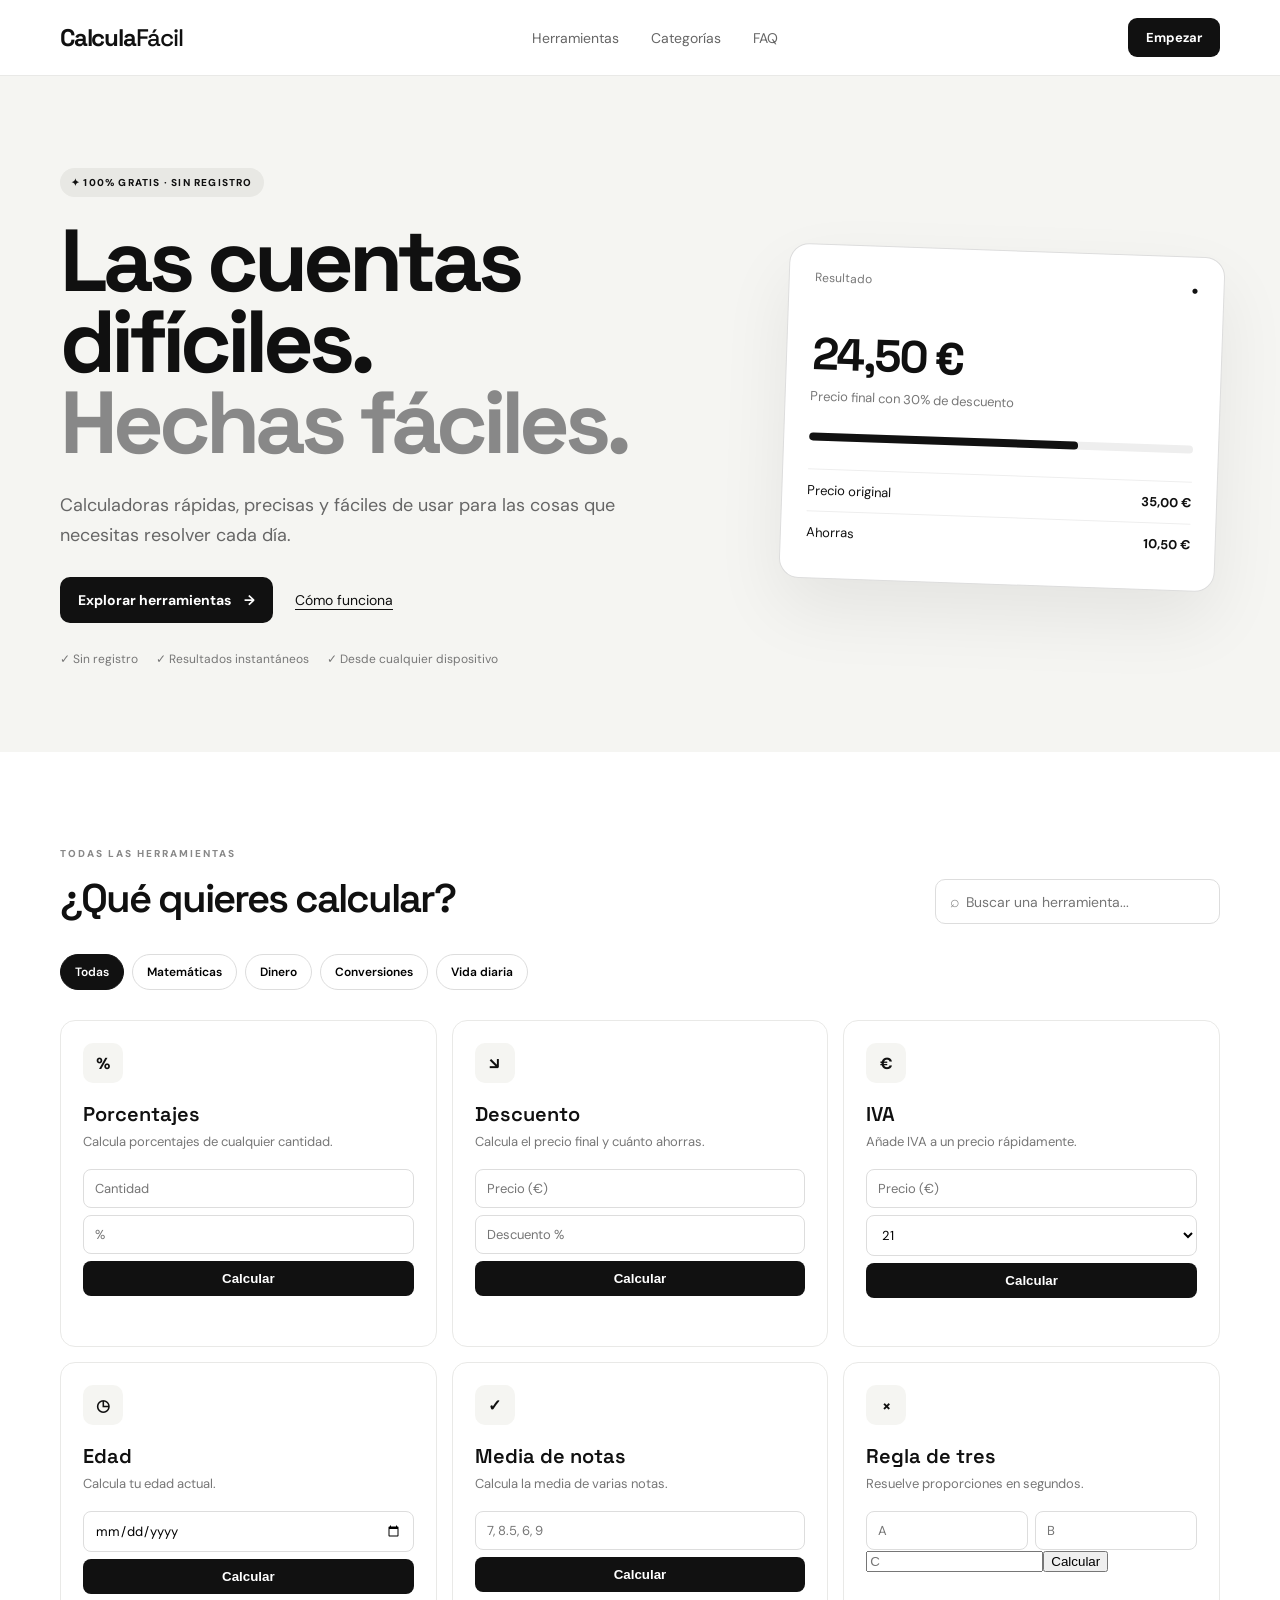
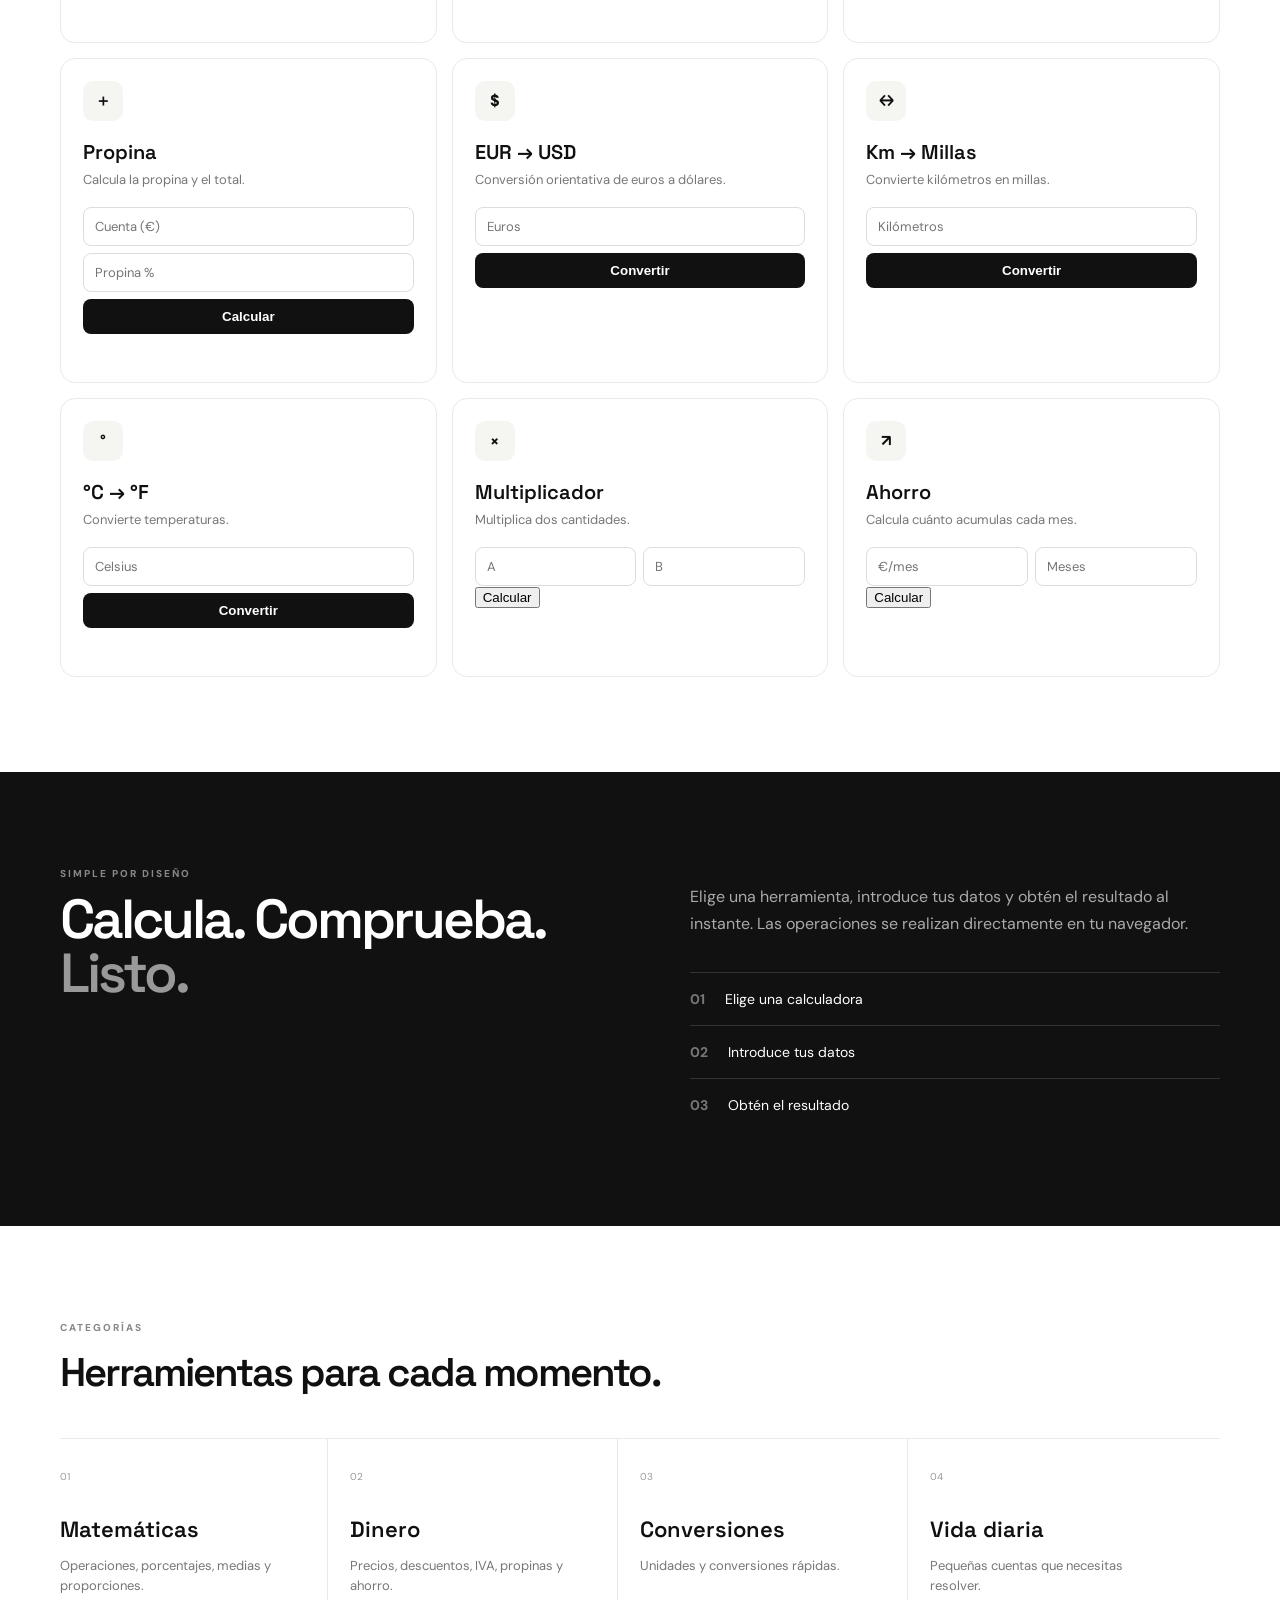
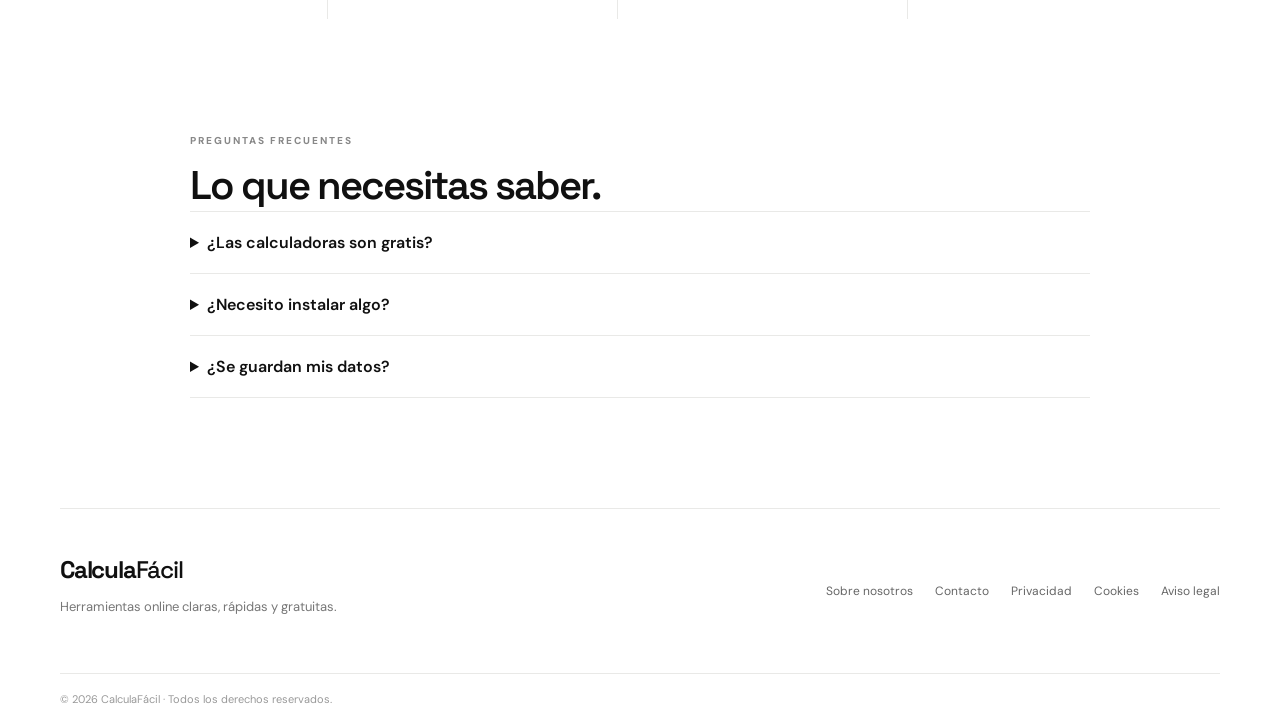
<file: index.html>
<!doctype html>
<html lang="es">
<head>
 <script async src="https://pagead2.googlesyndication.com/pagead/js/adsbygoogle.js?client=ca-pub-1825102338149300"
     crossorigin="anonymous"></script>
<meta charset="utf-8">
<meta name="viewport" content="width=device-width,initial-scale=1">
<title>CalculaFácil — Calculadoras online gratis</title>
<meta name="description" content="Calcula porcentajes, descuentos, IVA, edad, notas, propinas, conversiones y mucho más con herramientas online rápidas y gratuitas.">
<meta name="robots" content="index,follow">
<link rel="canonical" href="/">
<link rel="stylesheet" href="styles.css">
</head>
<body>
<header class="header"><div class="wrap nav">
<a class="brand" href="#top">Calcula<span>Fácil</span></a>
<nav><a href="#herramientas">Herramientas</a><a href="#categorias">Categorías</a><a href="#faq">FAQ</a></nav>
<a class="navbtn" href="#herramientas">Empezar</a>
</div></header>

<main id="top">
<section class="hero"><div class="wrap hero-grid">
<div><div class="pill">✦ 100% GRATIS · SIN REGISTRO</div>
<h1>Las cuentas difíciles.<br><em>Hechas fáciles.</em></h1>
<p>Calculadoras rápidas, precisas y fáciles de usar para las cosas que necesitas resolver cada día.</p>
<div class="hero-actions"><a class="primary" href="#herramientas">Explorar herramientas <span>→</span></a><a class="textbtn" href="#como">Cómo funciona</a></div>
<div class="trust"><span>✓ Sin registro</span><span>✓ Resultados instantáneos</span><span>✓ Desde cualquier dispositivo</span></div>
</div>
<div class="hero-card"><div class="mini-top"><span>Resultado</span><span class="dot">●</span></div><div class="big-result">24,50 €</div><div class="muted">Precio final con 30% de descuento</div><div class="bar"><i></i></div><div class="mini-row"><span>Precio original</span><b>35,00 €</b></div><div class="mini-row"><span>Ahorras</span><b>10,50 €</b></div></div>
</div></section>

<section id="herramientas" class="wrap section">
<div class="section-title"><div><div class="eyebrow">TODAS LAS HERRAMIENTAS</div><h2>¿Qué quieres calcular?</h2></div><div class="searchbox">⌕ <input id="search" placeholder="Buscar una herramienta..."></div></div>
<div class="chips" id="chips"><button class="active" data-cat="all">Todas</button><button data-cat="mates">Matemáticas</button><button data-cat="dinero">Dinero</button><button data-cat="conversion">Conversiones</button><button data-cat="vida">Vida diaria</button></div>
<div class="tools" id="tools">
<article class="tool featured" data-cat="mates dinero" data-search="porcentaje porcentaje"><div class="tool-icon">%</div><div><h3>Porcentajes</h3><p>Calcula porcentajes de cualquier cantidad.</p></div><div class="fields"><input id="p1" type="number" placeholder="Cantidad"><input id="p2" type="number" placeholder="%"><button onclick="percentage()">Calcular</button><output id="pout"></output></div></article>
<article class="tool" data-cat="dinero" data-search="descuento precio descuento"><div class="tool-icon">↘</div><h3>Descuento</h3><p>Calcula el precio final y cuánto ahorras.</p><div class="fields"><input id="d1" type="number" placeholder="Precio (€)"><input id="d2" type="number" placeholder="Descuento %"><button onclick="discount()">Calcular</button><output id="dout"></output></div></article>
<article class="tool" data-cat="dinero" data-search="iva impuestos iva"><div class="tool-icon">€</div><h3>IVA</h3><p>Añade IVA a un precio rápidamente.</p><div class="fields"><input id="i1" type="number" placeholder="Precio (€)"><select id="ir"><option>21</option><option>10</option><option>4</option></select><button onclick="iva()">Calcular</button><output id="iout"></output></div></article>
<article class="tool" data-cat="vida" data-search="edad cumpleaños edad"><div class="tool-icon">◷</div><h3>Edad</h3><p>Calcula tu edad actual.</p><div class="fields"><input id="birth" type="date"><button onclick="age()">Calcular</button><output id="aout"></output></div></article>
<article class="tool" data-cat="mates" data-search="media notas promedio notas"><div class="tool-icon">✓</div><h3>Media de notas</h3><p>Calcula la media de varias notas.</p><div class="fields"><input id="grades" placeholder="7, 8.5, 6, 9"><button onclick="grades()">Calcular</button><output id="gout"></output></div></article>
<article class="tool" data-cat="mates" data-search="regla tres proporciones"><div class="tool-icon">×</div><h3>Regla de tres</h3><p>Resuelve proporciones en segundos.</p><div class="fields split"><input id="ra" type="number" placeholder="A"><input id="rb" type="number" placeholder="B"></div><input id="rc" type="number" placeholder="C"><button onclick="rule()">Calcular</button><output id="rout"></output></article>
<article class="tool" data-cat="dinero" data-search="propina restaurante propina"><div class="tool-icon">＋</div><h3>Propina</h3><p>Calcula la propina y el total.</p><div class="fields"><input id="t1" type="number" placeholder="Cuenta (€)"><input id="t2" type="number" placeholder="Propina %"><button onclick="tip()">Calcular</button><output id="tout"></output></div></article>
<article class="tool" data-cat="conversion" data-search="euros dolares euro dolar"><div class="tool-icon">$</div><h3>EUR → USD</h3><p>Conversión orientativa de euros a dólares.</p><div class="fields"><input id="euro" type="number" placeholder="Euros"><button onclick="eurusd()">Convertir</button><output id="eout"></output></div></article>
<article class="tool" data-cat="conversion" data-search="kilometros millas distancia"><div class="tool-icon">↔</div><h3>Km → Millas</h3><p>Convierte kilómetros en millas.</p><div class="fields"><input id="km" type="number" placeholder="Kilómetros"><button onclick="kmmi()">Convertir</button><output id="kout"></output></div></article>
<article class="tool" data-cat="conversion" data-search="celsius fahrenheit temperatura"><div class="tool-icon">°</div><h3>°C → °F</h3><p>Convierte temperaturas.</p><div class="fields"><input id="cel" type="number" placeholder="Celsius"><button onclick="temp()">Convertir</button><output id="tempout"></output></div></article>
<article class="tool" data-cat="mates" data-search="multiplicacion multiplicar"><div class="tool-icon">×</div><h3>Multiplicador</h3><p>Multiplica dos cantidades.</p><div class="fields split"><input id="m1" type="number" placeholder="A"><input id="m2" type="number" placeholder="B"></div><button onclick="mult()">Calcular</button><output id="mout"></output></article>
<article class="tool" data-cat="dinero" data-search="ahorro ahorro porcentaje"><div class="tool-icon">↗</div><h3>Ahorro</h3><p>Calcula cuánto acumulas cada mes.</p><div class="fields split"><input id="s1" type="number" placeholder="€/mes"><input id="s2" type="number" placeholder="Meses"></div><button onclick="save()">Calcular</button><output id="sout"></output></article>
</div>
<div class="empty" id="empty">No encontramos ninguna herramienta con esa búsqueda.</div>
</section>

<section id="como" class="dark-section"><div class="wrap two"><div><div class="eyebrow light">SIMPLE POR DISEÑO</div><h2>Calcula. Comprueba.<br><span>Listo.</span></h2></div><div><p>Elige una herramienta, introduce tus datos y obtén el resultado al instante. Las operaciones se realizan directamente en tu navegador.</p><div class="steps"><div><b>01</b><span>Elige una calculadora</span></div><div><b>02</b><span>Introduce tus datos</span></div><div><b>03</b><span>Obtén el resultado</span></div></div></div></div></section>

<section id="categorias" class="wrap section cats"><div class="eyebrow">CATEGORÍAS</div><h2>Herramientas para cada momento.</h2><div class="cat-grid"><div><span>01</span><h3>Matemáticas</h3><p>Operaciones, porcentajes, medias y proporciones.</p></div><div><span>02</span><h3>Dinero</h3><p>Precios, descuentos, IVA, propinas y ahorro.</p></div><div><span>03</span><h3>Conversiones</h3><p>Unidades y conversiones rápidas.</p></div><div><span>04</span><h3>Vida diaria</h3><p>Pequeñas cuentas que necesitas resolver.</p></div></div></section>

<section id="faq" class="wrap faq"><div class="eyebrow">PREGUNTAS FRECUENTES</div><h2>Lo que necesitas saber.</h2><details><summary>¿Las calculadoras son gratis?</summary><p>Sí. Todas las herramientas disponibles en CalculaFácil están pensadas para utilizarse sin registro.</p></details><details><summary>¿Necesito instalar algo?</summary><p>No. Puedes utilizar la web desde un navegador en móvil, tablet u ordenador.</p></details><details><summary>¿Se guardan mis datos?</summary><p>Las calculadoras de esta versión realizan las operaciones en el navegador y no necesitan una cuenta.</p></details></section>
</main>

<footer><div class="wrap foot"><div><a class="brand" href="#top">Calcula<span>Fácil</span></a><p>Herramientas online claras, rápidas y gratuitas.</p></div><div class="flinks"><a href="sobre.html">Sobre nosotros</a><a href="contacto.html">Contacto</a><a href="privacidad.html">Privacidad</a><a href="cookies.html">Cookies</a><a href="aviso-legal.html">Aviso legal</a></div></div><div class="wrap copyright">© 2026 CalculaFácil · Todos los derechos reservados.</div></footer>
<script src="script.js"></script>
</body></html>
</file>
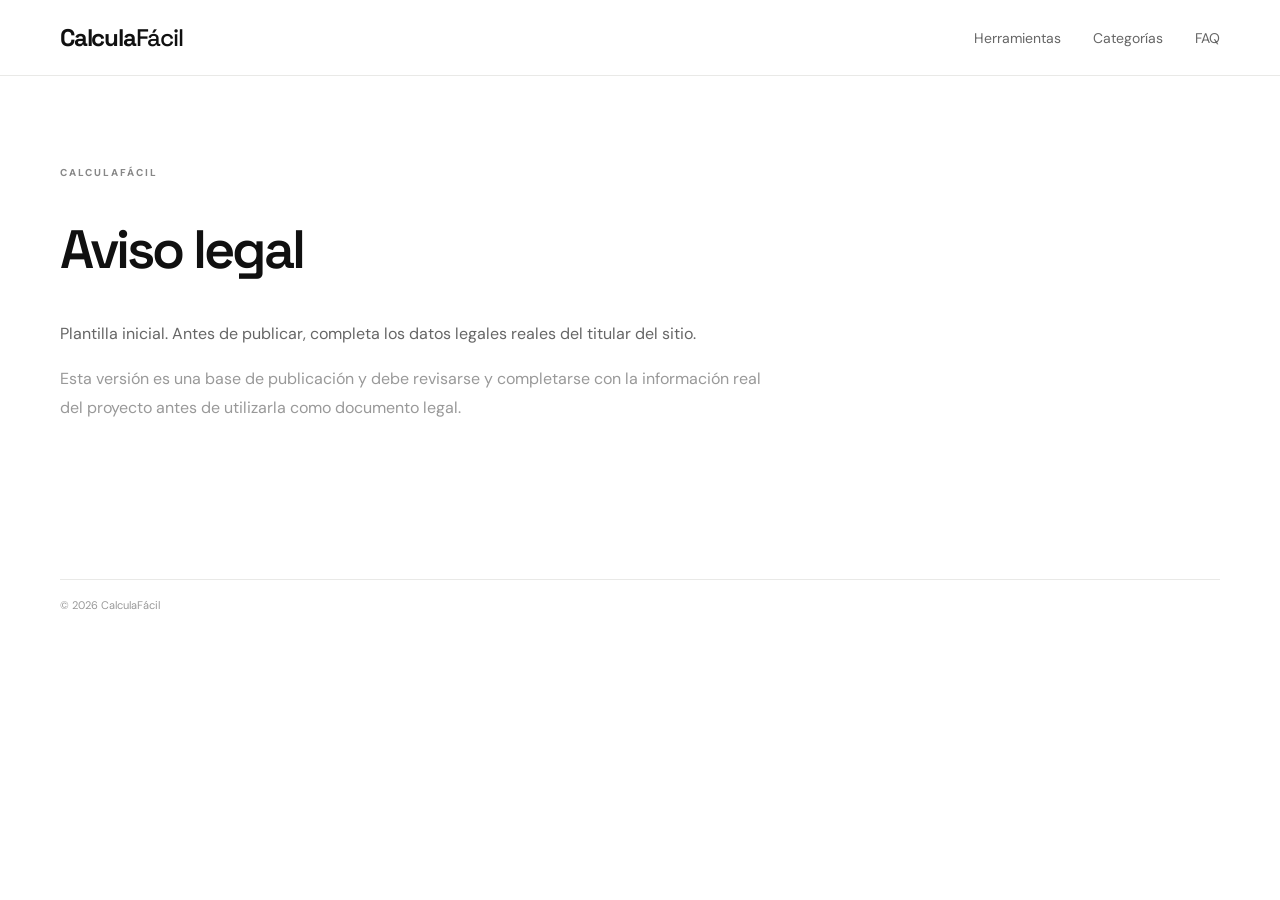
<file: aviso-legal.html>
<!doctype html><html lang="es"><head><meta charset="utf-8"><meta name="viewport" content="width=device-width,initial-scale=1"><title>Aviso legal — CalculaFácil</title><link rel="stylesheet" href="styles.css"></head><body><header class="header"><div class="wrap nav"><a class="brand" href="index.html">Calcula<span>Fácil</span></a><nav><a href="index.html#herramientas">Herramientas</a><a href="index.html#categorias">Categorías</a><a href="index.html#faq">FAQ</a></nav></div></header><main class="wrap" style="padding:90px 0 140px"><div class="eyebrow">CALCULAFÁCIL</div><h1 style="font:600 54px 'Space Grotesk';letter-spacing:-3px">Aviso legal</h1><p style="max-width:720px;color:#666;line-height:1.8;margin-top:25px">Plantilla inicial. Antes de publicar, completa los datos legales reales del titular del sitio.</p><p style="max-width:720px;color:#999;line-height:1.8">Esta versión es una base de publicación y debe revisarse y completarse con la información real del proyecto antes de utilizarla como documento legal.</p></main><footer><div class="wrap copyright">© 2026 CalculaFácil</div></footer></body></html>
</file>
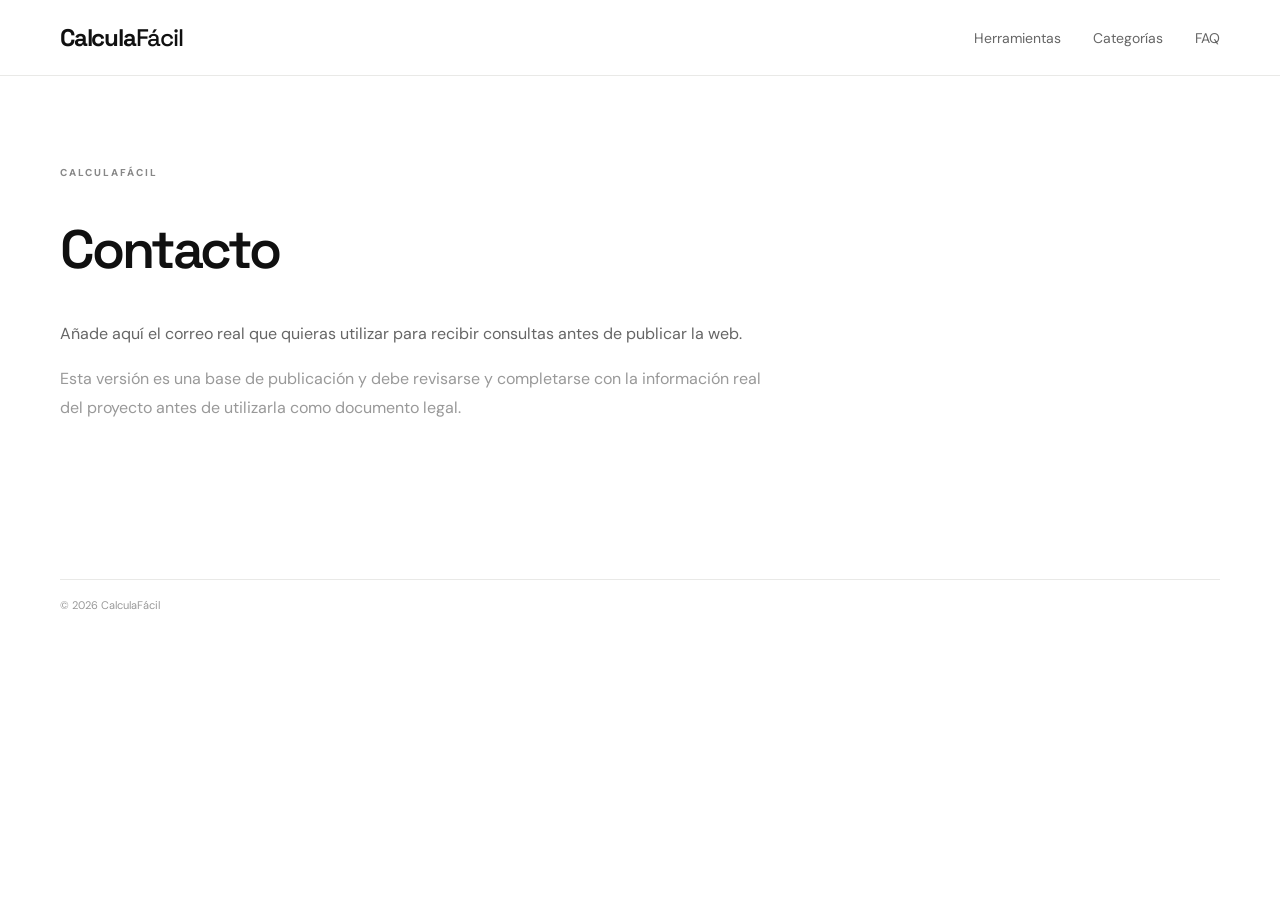
<file: contacto.html>
<!doctype html><html lang="es"><head><meta charset="utf-8"><meta name="viewport" content="width=device-width,initial-scale=1"><title>Contacto — CalculaFácil</title><link rel="stylesheet" href="styles.css"></head><body><header class="header"><div class="wrap nav"><a class="brand" href="index.html">Calcula<span>Fácil</span></a><nav><a href="index.html#herramientas">Herramientas</a><a href="index.html#categorias">Categorías</a><a href="index.html#faq">FAQ</a></nav></div></header><main class="wrap" style="padding:90px 0 140px"><div class="eyebrow">CALCULAFÁCIL</div><h1 style="font:600 54px 'Space Grotesk';letter-spacing:-3px">Contacto</h1><p style="max-width:720px;color:#666;line-height:1.8;margin-top:25px">Añade aquí el correo real que quieras utilizar para recibir consultas antes de publicar la web.</p><p style="max-width:720px;color:#999;line-height:1.8">Esta versión es una base de publicación y debe revisarse y completarse con la información real del proyecto antes de utilizarla como documento legal.</p></main><footer><div class="wrap copyright">© 2026 CalculaFácil</div></footer></body></html>
</file>
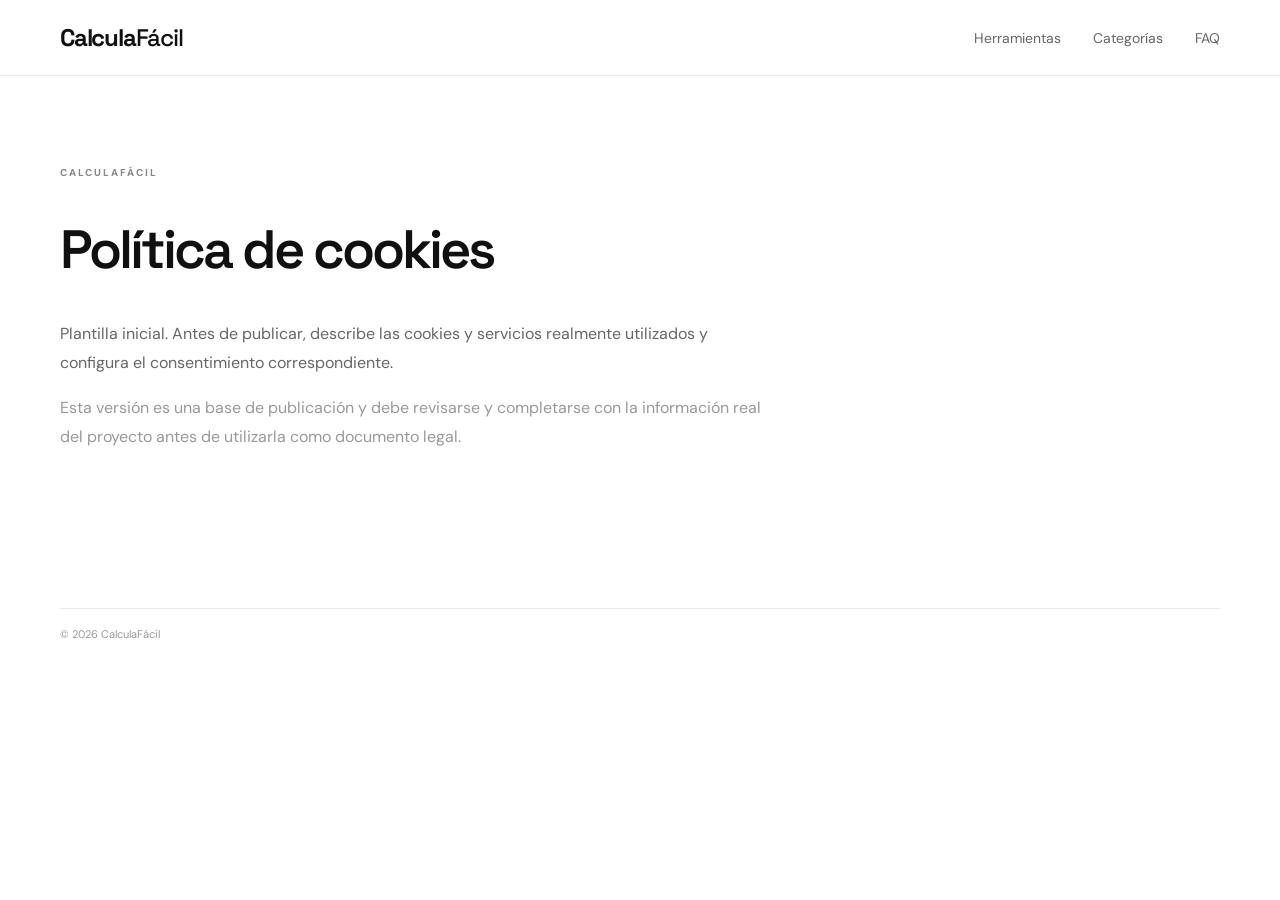
<file: cookies.html>
<!doctype html><html lang="es"><head><meta charset="utf-8"><meta name="viewport" content="width=device-width,initial-scale=1"><title>Política de cookies — CalculaFácil</title><link rel="stylesheet" href="styles.css"></head><body><header class="header"><div class="wrap nav"><a class="brand" href="index.html">Calcula<span>Fácil</span></a><nav><a href="index.html#herramientas">Herramientas</a><a href="index.html#categorias">Categorías</a><a href="index.html#faq">FAQ</a></nav></div></header><main class="wrap" style="padding:90px 0 140px"><div class="eyebrow">CALCULAFÁCIL</div><h1 style="font:600 54px 'Space Grotesk';letter-spacing:-3px">Política de cookies</h1><p style="max-width:720px;color:#666;line-height:1.8;margin-top:25px">Plantilla inicial. Antes de publicar, describe las cookies y servicios realmente utilizados y configura el consentimiento correspondiente.</p><p style="max-width:720px;color:#999;line-height:1.8">Esta versión es una base de publicación y debe revisarse y completarse con la información real del proyecto antes de utilizarla como documento legal.</p></main><footer><div class="wrap copyright">© 2026 CalculaFácil</div></footer></body></html>
</file>
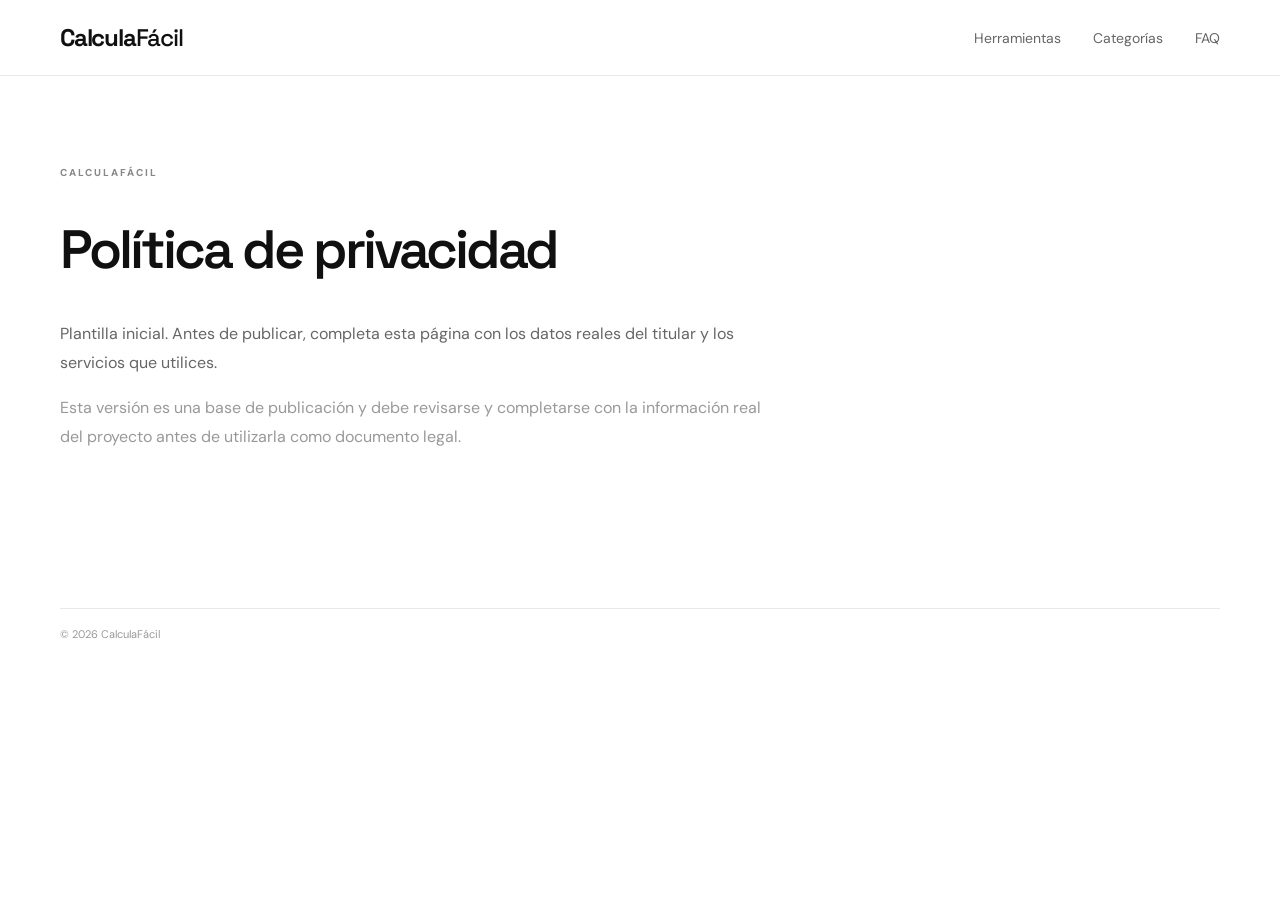
<file: privacidad.html>
<!doctype html><html lang="es"><head><meta charset="utf-8"><meta name="viewport" content="width=device-width,initial-scale=1"><title>Política de privacidad — CalculaFácil</title><link rel="stylesheet" href="styles.css"></head><body><header class="header"><div class="wrap nav"><a class="brand" href="index.html">Calcula<span>Fácil</span></a><nav><a href="index.html#herramientas">Herramientas</a><a href="index.html#categorias">Categorías</a><a href="index.html#faq">FAQ</a></nav></div></header><main class="wrap" style="padding:90px 0 140px"><div class="eyebrow">CALCULAFÁCIL</div><h1 style="font:600 54px 'Space Grotesk';letter-spacing:-3px">Política de privacidad</h1><p style="max-width:720px;color:#666;line-height:1.8;margin-top:25px">Plantilla inicial. Antes de publicar, completa esta página con los datos reales del titular y los servicios que utilices.</p><p style="max-width:720px;color:#999;line-height:1.8">Esta versión es una base de publicación y debe revisarse y completarse con la información real del proyecto antes de utilizarla como documento legal.</p></main><footer><div class="wrap copyright">© 2026 CalculaFácil</div></footer></body></html>
</file>
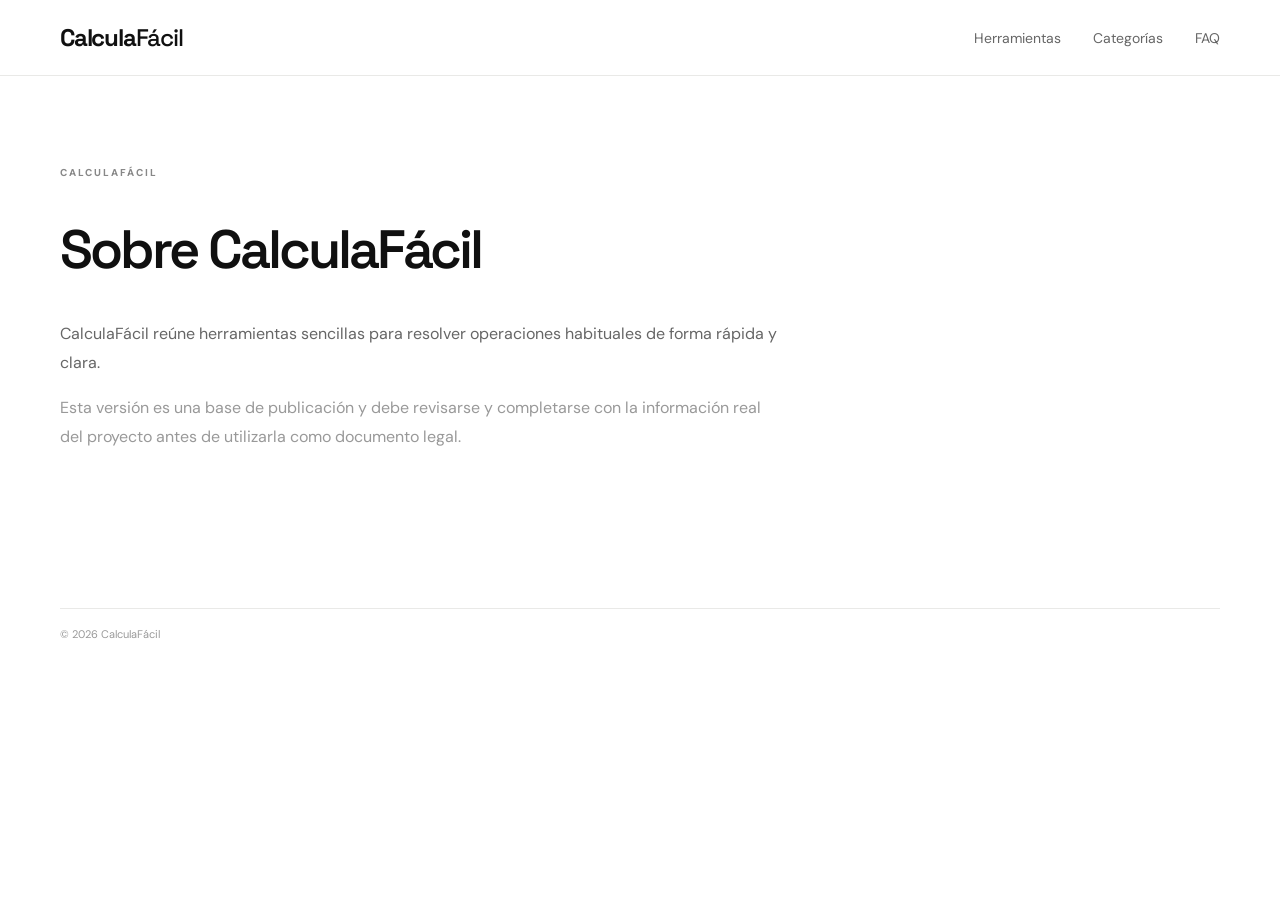
<file: sobre.html>
<!doctype html><html lang="es"><head><meta charset="utf-8"><meta name="viewport" content="width=device-width,initial-scale=1"><title>Sobre CalculaFácil — CalculaFácil</title><link rel="stylesheet" href="styles.css"></head><body><header class="header"><div class="wrap nav"><a class="brand" href="index.html">Calcula<span>Fácil</span></a><nav><a href="index.html#herramientas">Herramientas</a><a href="index.html#categorias">Categorías</a><a href="index.html#faq">FAQ</a></nav></div></header><main class="wrap" style="padding:90px 0 140px"><div class="eyebrow">CALCULAFÁCIL</div><h1 style="font:600 54px 'Space Grotesk';letter-spacing:-3px">Sobre CalculaFácil</h1><p style="max-width:720px;color:#666;line-height:1.8;margin-top:25px">CalculaFácil reúne herramientas sencillas para resolver operaciones habituales de forma rápida y clara.</p><p style="max-width:720px;color:#999;line-height:1.8">Esta versión es una base de publicación y debe revisarse y completarse con la información real del proyecto antes de utilizarla como documento legal.</p></main><footer><div class="wrap copyright">© 2026 CalculaFácil</div></footer></body></html>
</file>
<file: styles.css>
@import url('https://fonts.googleapis.com/css2?family=DM+Sans:wght@400;500;600;700&family=Space+Grotesk:wght@500;600;700&display=swap');
:root{--ink:#101010;--muted:#737373;--line:#e9e9e7;--soft:#f5f5f2;--lime:#d8ff3e}
*{box-sizing:border-box}html{scroll-behavior:smooth}body{margin:0;color:var(--ink);font-family:"DM Sans",sans-serif;background:#fff}a{text-decoration:none;color:inherit}.wrap{width:min(1160px,92%);margin:auto}.header{height:76px;border-bottom:1px solid var(--line);background:#fff;position:sticky;top:0;z-index:20}.nav{height:100%;display:flex;align-items:center;justify-content:space-between}.brand{font:700 24px "Space Grotesk";letter-spacing:-1.2px}.brand span{font-weight:500}.nav nav{display:flex;gap:32px;color:#666;font-size:14px}.nav nav a:hover{color:#111}.navbtn{background:#111;color:#fff;padding:11px 18px;border-radius:9px;font-size:13px;font-weight:700}.hero{background:#f5f5f2;padding:92px 0 85px;overflow:hidden}.hero-grid{display:grid;grid-template-columns:1.2fr .8fr;gap:70px;align-items:center}.pill{display:inline-flex;padding:8px 11px;border-radius:99px;background:#e8e8e4;font-size:10px;font-weight:800;letter-spacing:1.2px;margin-bottom:24px}.hero h1{font:700 clamp(52px,7vw,88px)/.92 "Space Grotesk";letter-spacing:-5px;margin:0}.hero h1 em{font-style:normal;color:#888}.hero p{font-size:18px;line-height:1.65;color:#666;max-width:600px;margin:27px 0}.hero-actions{display:flex;gap:22px;align-items:center}.primary{background:#111;color:#fff;border-radius:10px;padding:14px 18px;font-weight:700;font-size:14px}.primary span{margin-left:10px}.textbtn{font-size:14px;text-decoration:underline;text-underline-offset:4px}.trust{display:flex;gap:18px;margin-top:28px;color:#777;font-size:12px;flex-wrap:wrap}.hero-card{background:#fff;border:1px solid #ddd;border-radius:20px;padding:25px;box-shadow:0 30px 70px #00000012;transform:rotate(2deg)}.mini-top{display:flex;justify-content:space-between;color:#777;font-size:12px}.dot{color:#111}.big-result{font:700 45px "Space Grotesk";letter-spacing:-2px;margin-top:40px}.muted{font-size:13px;color:#777;margin-top:5px}.bar{height:8px;background:#eee;border-radius:10px;margin:28px 0}.bar i{display:block;width:70%;height:100%;background:#111;border-radius:10px}.mini-row{display:flex;justify-content:space-between;padding:12px 0;border-top:1px solid #eee;font-size:13px}.section{padding:95px 0}.section-title{display:flex;align-items:end;justify-content:space-between;gap:25px}.eyebrow{font-size:10px;letter-spacing:2px;font-weight:800;color:#888;margin-bottom:13px}.section h2,.cats h2,.faq h2{font:600 40px "Space Grotesk";letter-spacing:-2px;margin:0}.searchbox{border:1px solid #ddd;border-radius:10px;padding:11px 14px;width:285px;color:#888}.searchbox input{border:0;outline:0;width:240px;font:14px "DM Sans"}.chips{display:flex;gap:8px;margin:30px 0}.chips button{border:1px solid #ddd;background:#fff;border-radius:99px;padding:9px 14px;font:600 12px "DM Sans";cursor:pointer}.chips button.active,.chips button:hover{background:#111;color:#fff;border-color:#111}.tools{display:grid;grid-template-columns:repeat(3,1fr);gap:15px}.tool{border:1px solid var(--line);border-radius:15px;padding:22px;background:#fff;min-height:250px}.tool:hover{box-shadow:0 16px 40px #0000000a}.tool-icon{width:40px;height:40px;border-radius:10px;background:var(--soft);display:grid;place-items:center;font-weight:800;margin-bottom:18px}.tool h3{font:600 20px "Space Grotesk";margin:0 0 6px}.tool p{font-size:13px;color:#777;line-height:1.45;margin:0 0 17px}.fields{display:flex;flex-direction:column;gap:7px}.fields input,.fields select{width:100%;border:1px solid #ddd;border-radius:8px;padding:10px 11px;font:13px "DM Sans";outline:0;background:#fff}.fields input:focus,.fields select:focus{border-color:#111}.fields button{border:0;background:#111;color:#fff;padding:10px;border-radius:8px;font-weight:700;cursor:pointer}.fields button:hover{background:#333}.fields output{font-size:12px;font-weight:700;min-height:19px}.split{flex-direction:row}.empty{display:none;padding:35px;text-align:center;color:#777}.dark-section{background:#111;color:#fff;padding:95px 0}.two{display:grid;grid-template-columns:1fr 1fr;gap:100px}.dark-section h2{font:600 55px/.98 "Space Grotesk";letter-spacing:-3px;margin:0}.dark-section h2 span{color:#999}.dark-section p{color:#aaa;line-height:1.7}.light{color:#888}.steps{margin-top:35px}.steps div{display:flex;gap:20px;border-top:1px solid #333;padding:17px 0;font-size:14px}.steps b{color:#777}.cats{padding-bottom:105px}.cat-grid{display:grid;grid-template-columns:repeat(4,1fr);gap:0;margin-top:40px;border-top:1px solid var(--line)}.cat-grid>div{padding:25px 22px 10px 0;border-right:1px solid var(--line);margin-right:22px}.cat-grid>div:last-child{border-right:0}.cat-grid span{font-size:10px;color:#999}.cat-grid h3{font:600 22px "Space Grotesk";margin:30px 0 8px}.cat-grid p{font-size:13px;color:#777;line-height:1.55}.faq{padding:10px 0 110px;max-width:900px}.faq details{border-top:1px solid var(--line);padding:20px 0}.faq details:last-child{border-bottom:1px solid var(--line)}summary{cursor:pointer;font-weight:600}.faq p{color:#777;line-height:1.7;font-size:14px}.foot{border-top:1px solid var(--line);padding:45px 0;display:flex;justify-content:space-between;gap:30px}.foot p{font-size:13px;color:#777}.flinks{display:flex;gap:22px;flex-wrap:wrap;color:#666;font-size:12px;align-items:center}.copyright{border-top:1px solid var(--line);padding:18px 0;color:#999;font-size:11px}@media(max-width:900px){.hero-grid,.two{grid-template-columns:1fr}.hero-card{max-width:480px}.tools{grid-template-columns:repeat(2,1fr)}.cat-grid{grid-template-columns:repeat(2,1fr);gap:20px}.nav nav{display:none}}@media(max-width:600px){.hero{padding:65px 0}.hero h1{font-size:52px;letter-spacing:-3px}.hero-card{display:none}.tools{grid-template-columns:1fr}.section-title{flex-direction:column;align-items:stretch}.searchbox{width:100%}.searchbox input{width:90%}.chips{overflow:auto;padding-bottom:5px}.dark-section h2{font-size:44px}.cat-grid{grid-template-columns:1fr}.cat-grid>div{border-right:0;border-bottom:1px solid var(--line);padding-bottom:20px}.foot{flex-direction:column}.navbtn{display:none}}
</file>
